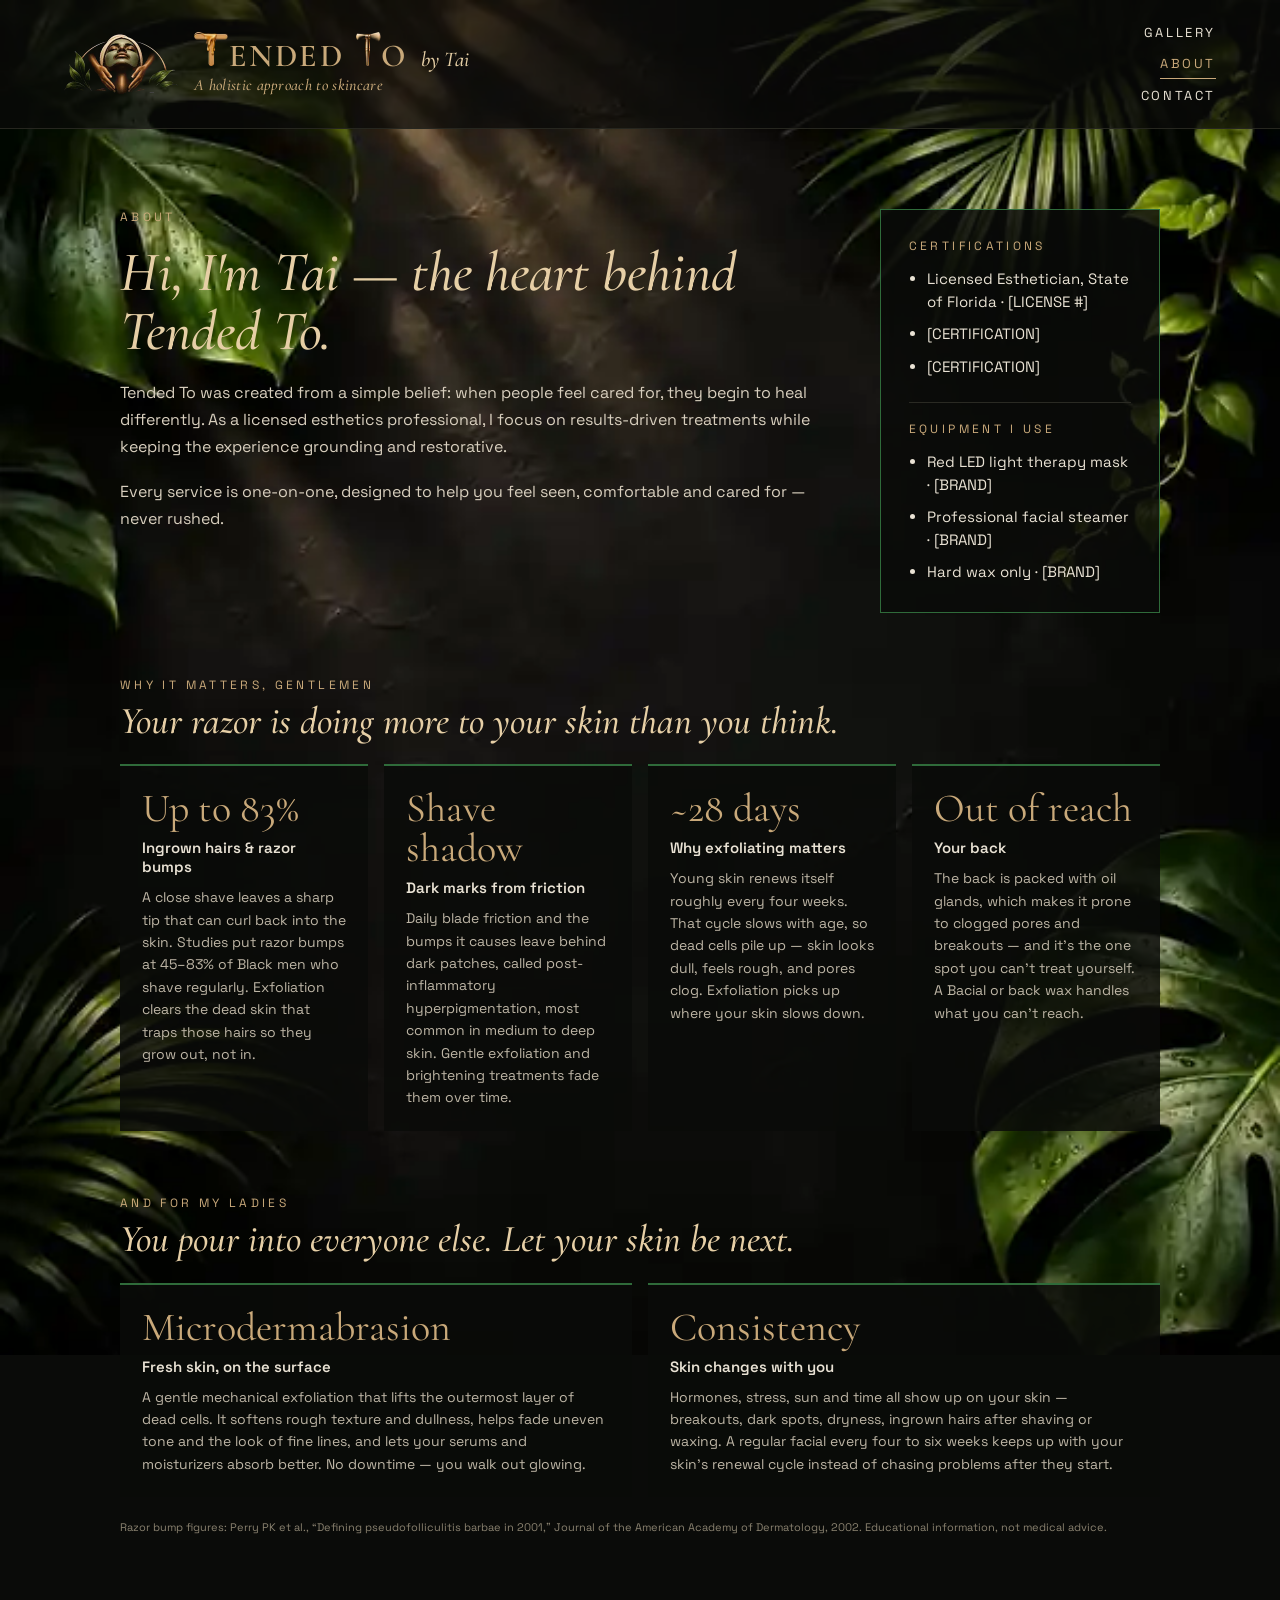
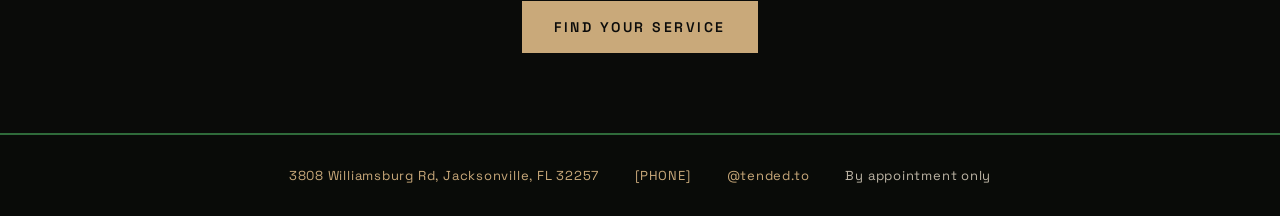
<file: about.html>
<!doctype html>
<html lang="en">
<head>
<meta charset="utf-8">
<meta name="viewport" content="width=device-width, initial-scale=1">
<title>About Tai | Tended To by Tai</title>
<meta name="description" content="Meet Tai, licensed esthetician behind Tended To. Why exfoliation, ingrown-hair care and regular facials matter for men and women.">
<link rel="icon" type="image/png" href="/favicon-32.png">
<link rel="apple-touch-icon" href="/icon.png">
<link rel="manifest" href="/manifest.webmanifest">
<meta name="theme-color" content="#0A0B09">
<meta name="apple-mobile-web-app-capable" content="yes">
<meta name="apple-mobile-web-app-status-bar-style" content="black-translucent">
<meta name="apple-mobile-web-app-title" content="Tended To">
<link rel="preconnect" href="https://fonts.googleapis.com">
<link rel="preconnect" href="https://fonts.gstatic.com" crossorigin>
<link rel="stylesheet" href="https://fonts.googleapis.com/css2?family=Cormorant+Garamond:ital,wght@0,400;0,500;0,600;1,300;1,500&family=Space+Grotesk:wght@400;500;600&display=swap">
<link rel="stylesheet" href="/styles.css">
</head>
<body>
<div class="page-bg">

<header class="site-header">
<a class="brand" href="/">
<img class="hdr-logo" src="/logo-face.webp" width="116" height="64" alt="">
<span class="brand-text">
<span class="wordmark" role="img" aria-label="Tended To">
<img class="wm-t wax" src="/t-wax.webp" alt=""><span aria-hidden="true">ENDED</span><span class="wm-gap" aria-hidden="true"></span><img class="wm-t" src="/t-brush.webp" alt=""><span aria-hidden="true">O</span>
</span>
<span class="by">by Tai</span>
<span class="brand-tag">A holistic approach to skincare</span>
</span>
</a>
<nav class="site-nav" aria-label="Main">
<a href="/gallery">GALLERY</a>
<a href="/about" aria-current="page">ABOUT</a>
<a href="/contact">CONTACT</a>
</nav>
</header>

<main style="padding:80px 5%">
<div class="container" style="display:flex;flex-direction:column;gap:64px">

<section style="display:flex;flex-wrap:wrap;gap:48px">
<div style="flex:999 1 420px;min-width:0;display:flex;flex-direction:column;gap:18px">
<span class="eyebrow">ABOUT</span>
<h1 class="display" style="font-size:clamp(40px,5vw,56px);line-height:1.05">Hi, I'm Tai — the heart behind Tended To.</h1>
<p style="margin:0;font-size:16px;line-height:1.7;color:#D8CFBE">Tended To was created from a simple belief: when people feel cared for, they begin to heal differently. As a licensed esthetics professional, I focus on results-driven treatments while keeping the experience grounding and restorative.</p>
<p style="margin:0;font-size:16px;line-height:1.7;color:#D8CFBE">Every service is one-on-one, designed to help you feel seen, comfortable and cared for — never rushed.</p>
</div>
<div style="flex:1 1 280px;background:rgba(10,11,9,.85);border:1px solid #2F6B3A;padding:28px;display:flex;flex-direction:column;gap:14px">
<span class="eyebrow">CERTIFICATIONS</span>
<ul style="margin:0;padding:0 0 0 18px;display:flex;flex-direction:column;gap:10px;font-size:15px;line-height:1.5">
<li>Licensed Esthetician, State of Florida · [LICENSE #]</li>
<li>[CERTIFICATION]</li>
<li>[CERTIFICATION]</li>
</ul>
<span class="eyebrow" style="margin-top:10px;padding-top:18px;border-top:1px solid #2A2A23">EQUIPMENT I USE</span>
<ul style="margin:0;padding:0 0 0 18px;display:flex;flex-direction:column;gap:10px;font-size:15px;line-height:1.5">
<li>Red LED light therapy mask · [BRAND]</li>
<li>Professional facial steamer · [BRAND]</li>
<li>Hard wax only · [BRAND]</li>
</ul>
</div>
</section>

<section style="display:flex;flex-direction:column;gap:22px">
<div style="display:flex;flex-direction:column;gap:8px">
<span class="eyebrow">WHY IT MATTERS, GENTLEMEN</span>
<h2 class="display" style="font-size:38px;line-height:1.1">Your razor is doing more to your skin than you think.</h2>
</div>
<div class="grid-auto">
<div class="panel"><span class="big">Up to 83%</span><span class="ttl">Ingrown hairs &amp; razor bumps</span><p>A close shave leaves a sharp tip that can curl back into the skin. Studies put razor bumps at 45–83% of Black men who shave regularly. Exfoliation clears the dead skin that traps those hairs so they grow out, not in.</p></div>
<div class="panel"><span class="big">Shave shadow</span><span class="ttl">Dark marks from friction</span><p>Daily blade friction and the bumps it causes leave behind dark patches, called post-inflammatory hyperpigmentation, most common in medium to deep skin. Gentle exfoliation and brightening treatments fade them over time.</p></div>
<div class="panel"><span class="big">~28 days</span><span class="ttl">Why exfoliating matters</span><p>Young skin renews itself roughly every four weeks. That cycle slows with age, so dead cells pile up — skin looks dull, feels rough, and pores clog. Exfoliation picks up where your skin slows down.</p></div>
<div class="panel"><span class="big">Out of reach</span><span class="ttl">Your back</span><p>The back is packed with oil glands, which makes it prone to clogged pores and breakouts — and it's the one spot you can't treat yourself. A Bacial or back wax handles what you can't reach.</p></div>
</div>
</section>

<section style="display:flex;flex-direction:column;gap:22px">
<div style="display:flex;flex-direction:column;gap:8px">
<span class="eyebrow">AND FOR MY LADIES</span>
<h2 class="display" style="font-size:38px;line-height:1.1">You pour into everyone else. Let your skin be next.</h2>
</div>
<div class="pick-grid" style="gap:16px">
<div class="panel"><span class="big">Microdermabrasion</span><span class="ttl">Fresh skin, on the surface</span><p>A gentle mechanical exfoliation that lifts the outermost layer of dead cells. It softens rough texture and dullness, helps fade uneven tone and the look of fine lines, and lets your serums and moisturizers absorb better. No downtime — you walk out glowing.</p></div>
<div class="panel"><span class="big">Consistency</span><span class="ttl">Skin changes with you</span><p>Hormones, stress, sun and time all show up on your skin — breakouts, dark spots, dryness, ingrown hairs after shaving or waxing. A regular facial every four to six weeks keeps up with your skin's renewal cycle instead of chasing problems after they start.</p></div>
</div>
<p style="margin:0;font-size:11px;line-height:1.6;color:#8A8270">Razor bump figures: Perry PK et al., “Defining pseudofolliculitis barbae in 2001,” Journal of the American Academy of Dermatology, 2002. Educational information, not medical advice.</p>
</section>

<a class="btn" href="/" style="align-self:center">FIND YOUR SERVICE</a>
</div>
</main>

<footer class="site-footer">
<a href="https://www.google.com/maps/search/?api=1&amp;query=3808+Williamsburg+Road+Jacksonville+FL+32257">3808 Williamsburg Rd, Jacksonville, FL 32257</a>
<a href="tel:">[PHONE]</a>
<a href="https://www.instagram.com/tended.to">@tended.to</a>
<span>By appointment only</span>
</footer>

</div>
</body>
</html>
</file>
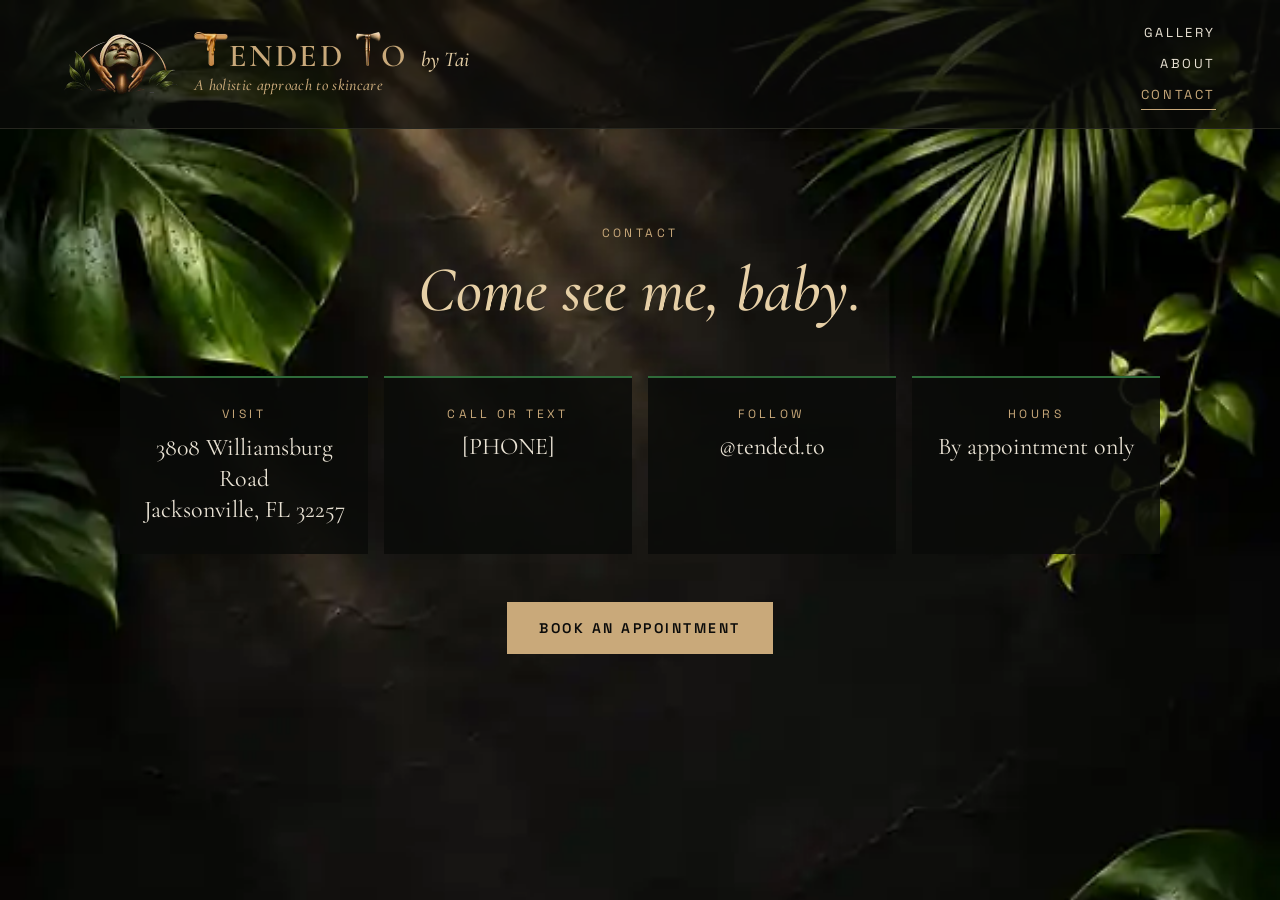
<file: contact.html>
<!doctype html>
<html lang="en">
<head>
<meta charset="utf-8">
<meta name="viewport" content="width=device-width, initial-scale=1">
<title>Contact | Tended To by Tai</title>
<meta name="description" content="Visit Tended To by Tai at 3808 Williamsburg Road, Jacksonville, FL 32257. By appointment only.">
<link rel="icon" type="image/png" href="/favicon-32.png">
<link rel="apple-touch-icon" href="/icon.png">
<link rel="manifest" href="/manifest.webmanifest">
<meta name="theme-color" content="#0A0B09">
<meta name="apple-mobile-web-app-capable" content="yes">
<meta name="apple-mobile-web-app-status-bar-style" content="black-translucent">
<meta name="apple-mobile-web-app-title" content="Tended To">
<link rel="preconnect" href="https://fonts.googleapis.com">
<link rel="preconnect" href="https://fonts.gstatic.com" crossorigin>
<link rel="stylesheet" href="https://fonts.googleapis.com/css2?family=Cormorant+Garamond:ital,wght@0,400;0,500;0,600;1,300;1,500&family=Space+Grotesk:wght@400;500;600&display=swap">
<link rel="stylesheet" href="/styles.css">
</head>
<body>
<div class="page-bg">

<header class="site-header">
<a class="brand" href="/">
<img class="hdr-logo" src="/logo-face.webp" width="116" height="64" alt="">
<span class="brand-text">
<span class="wordmark" role="img" aria-label="Tended To">
<img class="wm-t wax" src="/t-wax.webp" alt=""><span aria-hidden="true">ENDED</span><span class="wm-gap" aria-hidden="true"></span><img class="wm-t" src="/t-brush.webp" alt=""><span aria-hidden="true">O</span>
</span>
<span class="by">by Tai</span>
<span class="brand-tag">A holistic approach to skincare</span>
</span>
</a>
<nav class="site-nav" aria-label="Main">
<a href="/gallery">GALLERY</a>
<a href="/about">ABOUT</a>
<a href="/contact" aria-current="page">CONTACT</a>
</nav>
</header>

<main style="padding:96px 5%">
<div class="container" style="display:flex;flex-direction:column;align-items:center;gap:48px;text-align:center">
<div style="display:flex;flex-direction:column;align-items:center;gap:10px">
<span class="eyebrow">CONTACT</span>
<h1 class="display" style="font-size:clamp(44px,6vw,64px)">Come see me, baby.</h1>
</div>
<div class="grid-auto" style="width:100%">
<div class="panel" style="padding:28px 22px"><span class="eyebrow">VISIT</span><a class="serif" href="https://www.google.com/maps/search/?api=1&amp;query=3808+Williamsburg+Road+Jacksonville+FL+32257" style="font-size:24px;line-height:1.3;text-decoration:none;color:#E9E2D4">3808 Williamsburg Road<br>Jacksonville, FL 32257</a></div>
<div class="panel" style="padding:28px 22px"><span class="eyebrow">CALL OR TEXT</span><a class="serif" href="tel:" style="font-size:24px;text-decoration:none;color:#E9E2D4">[PHONE]</a></div>
<div class="panel" style="padding:28px 22px"><span class="eyebrow">FOLLOW</span><a class="serif" href="https://www.instagram.com/tended.to" style="font-size:24px;text-decoration:none;color:#E9E2D4">@tended.to</a></div>
<div class="panel" style="padding:28px 22px"><span class="eyebrow">HOURS</span><span class="serif" style="font-size:24px;color:#E9E2D4">By appointment only</span></div>
</div>
<a class="btn" href="https://tendedto.as.me/schedule/cf6c2302">BOOK AN APPOINTMENT</a>
</div>
</main>

</div>
</body>
</html>
</file>
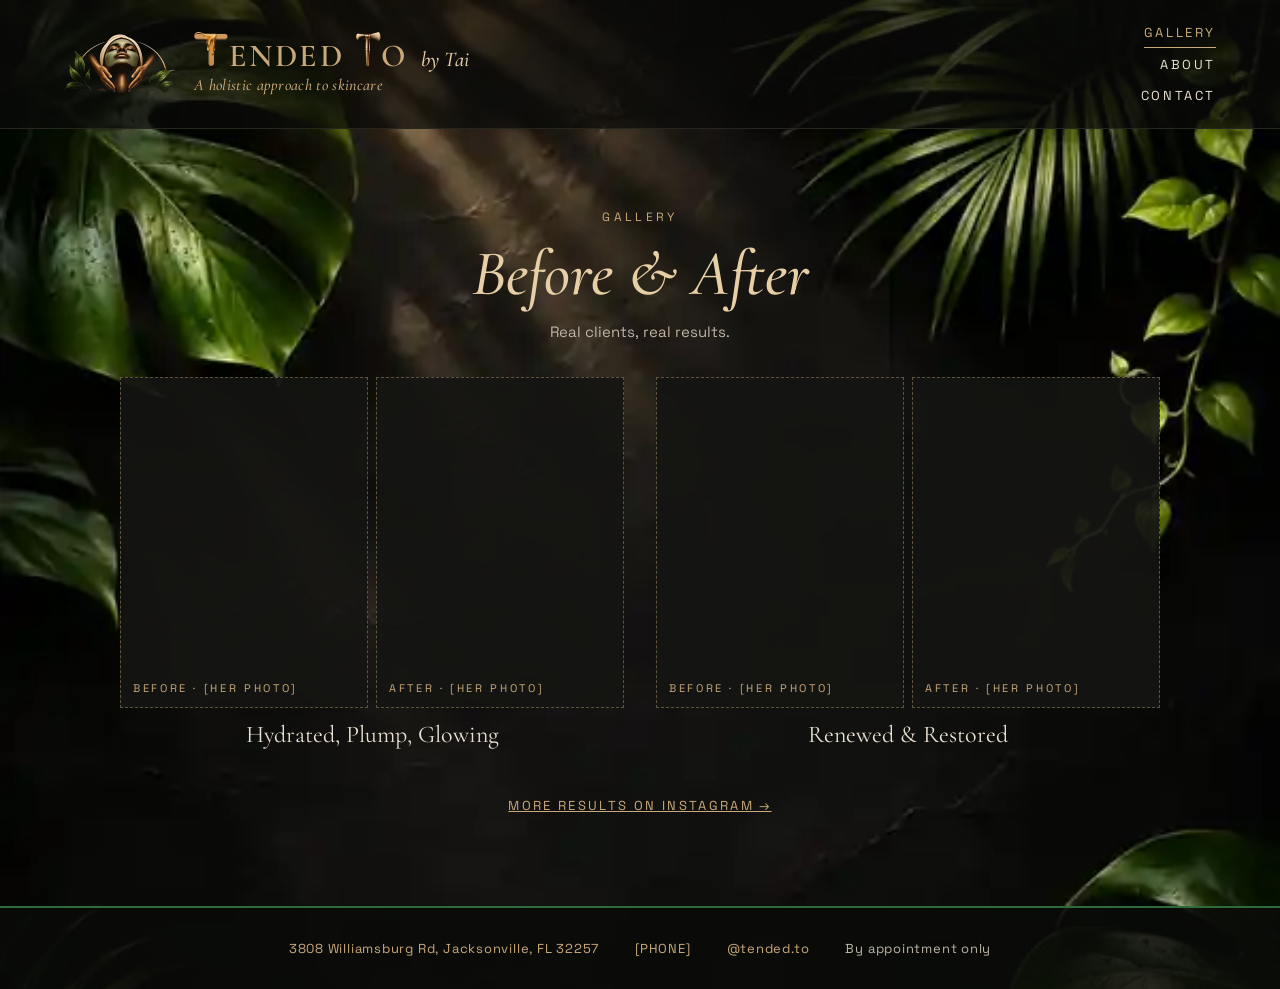
<file: gallery.html>
<!doctype html>
<html lang="en">
<head>
<meta charset="utf-8">
<meta name="viewport" content="width=device-width, initial-scale=1">
<title>Before &amp; After | Tended To by Tai</title>
<meta name="description" content="Real client results from Tended To by Tai, holistic skincare in Jacksonville, FL.">
<link rel="icon" type="image/png" href="/favicon-32.png">
<link rel="apple-touch-icon" href="/icon.png">
<link rel="manifest" href="/manifest.webmanifest">
<meta name="theme-color" content="#0A0B09">
<meta name="apple-mobile-web-app-capable" content="yes">
<meta name="apple-mobile-web-app-status-bar-style" content="black-translucent">
<meta name="apple-mobile-web-app-title" content="Tended To">
<link rel="preconnect" href="https://fonts.googleapis.com">
<link rel="preconnect" href="https://fonts.gstatic.com" crossorigin>
<link rel="stylesheet" href="https://fonts.googleapis.com/css2?family=Cormorant+Garamond:ital,wght@0,400;0,500;0,600;1,300;1,500&family=Space+Grotesk:wght@400;500;600&display=swap">
<link rel="stylesheet" href="/styles.css">
</head>
<body>
<div class="page-bg">

<header class="site-header">
<a class="brand" href="/">
<img class="hdr-logo" src="/logo-face.webp" width="116" height="64" alt="">
<span class="brand-text">
<span class="wordmark" role="img" aria-label="Tended To">
<img class="wm-t wax" src="/t-wax.webp" alt=""><span aria-hidden="true">ENDED</span><span class="wm-gap" aria-hidden="true"></span><img class="wm-t" src="/t-brush.webp" alt=""><span aria-hidden="true">O</span>
</span>
<span class="by">by Tai</span>
<span class="brand-tag">A holistic approach to skincare</span>
</span>
</a>
<nav class="site-nav" aria-label="Main">
<a href="/gallery" aria-current="page">GALLERY</a>
<a href="/about">ABOUT</a>
<a href="/contact">CONTACT</a>
</nav>
</header>

<main style="padding:80px 5%">
<div class="container" style="display:flex;flex-direction:column;gap:36px">
<div style="display:flex;flex-direction:column;align-items:center;gap:10px;text-align:center">
<span class="eyebrow">GALLERY</span>
<h1 class="display" style="font-size:clamp(44px,6vw,64px)">Before &amp; After</h1>
<p style="margin:0;font-size:15px;color:#BDB5A5">Real clients, real results.</p>
</div>
<div class="pick-grid" style="gap:32px">
<figure class="ba">
<div class="ba-pair">
<!-- Replace each placeholder with: <img src="/before-1.jpg" alt="Before treatment"> -->
<div class="ph">BEFORE · [HER PHOTO]</div>
<div class="ph">AFTER · [HER PHOTO]</div>
</div>
<figcaption>Hydrated, Plump, Glowing</figcaption>
</figure>
<figure class="ba">
<div class="ba-pair">
<div class="ph">BEFORE · [HER PHOTO]</div>
<div class="ph">AFTER · [HER PHOTO]</div>
</div>
<figcaption>Renewed &amp; Restored</figcaption>
</figure>
</div>
<a href="https://www.instagram.com/tended.to" style="align-self:center;font-size:13px;letter-spacing:.18em;padding:12px 0">MORE RESULTS ON INSTAGRAM →</a>
</div>
</main>

<footer class="site-footer">
<a href="https://www.google.com/maps/search/?api=1&amp;query=3808+Williamsburg+Road+Jacksonville+FL+32257">3808 Williamsburg Rd, Jacksonville, FL 32257</a>
<a href="tel:">[PHONE]</a>
<a href="https://www.instagram.com/tended.to">@tended.to</a>
<span>By appointment only</span>
</footer>

</div>
</body>
</html>
</file>
<file: styles.css>
/* Tended To by Tai — site styles */
*{box-sizing:border-box}
html{-webkit-text-size-adjust:100%}
body{margin:0;background:#0A0B09;color:#E9E2D4;font-family:'Space Grotesk',system-ui,sans-serif}
a{color:#C9A97A}a:hover{color:#E6CFA6}
img{max-width:100%}

.page-bg{min-height:100vh;display:flex;flex-direction:column;background:#0A0B09 url(/bg.webp) center top/cover no-repeat fixed}
@media (max-width:760px){.page-bg{background-attachment:scroll;background-size:auto 100vh;background-repeat:repeat-y}}
main{flex:1 0 auto}

/* Header */
.site-header{display:flex;flex-wrap:wrap;align-items:center;justify-content:space-between;gap:16px;padding:18px 5%;border-bottom:1px solid #26261F;background:rgba(10,11,9,.72)}
.brand{display:flex;align-items:center;gap:14px;text-decoration:none}
.hdr-logo{display:block;width:116px;height:64px;mix-blend-mode:lighten}
.brand-text{display:flex;flex-wrap:wrap;align-items:baseline;gap:4px 12px}
.wordmark{display:flex;align-items:baseline;font-family:'Cormorant Garamond',serif;font-weight:600;font-size:32px;letter-spacing:.08em;line-height:1;color:#C9A97A}
.wm-t{display:block;height:34px;width:auto}
.wm-t.wax{margin-right:1px}
.wm-gap{width:12px}
.by{font-family:'Cormorant Garamond',serif;font-style:italic;font-weight:500;font-size:21px;color:#E6CFA6}
.site-nav{display:flex;flex-direction:column;align-items:flex-end;gap:2px;font-size:13px;letter-spacing:.2em}
.site-nav a{text-decoration:none;color:#E9E2D4;padding:6px 0}
.site-nav a[aria-current="page"]{color:#C9A97A;border-bottom:1px solid #C9A97A}
@media (max-width:600px){
  .site-header{justify-content:center;padding:12px 16px}
  .hdr-logo{width:80px;height:auto}
  .wordmark{font-size:23px}
  .wm-t{height:25px}
  .site-nav{flex-direction:row;align-items:center;justify-content:center;width:100%;gap:24px}
}

/* Footer */
.site-footer{background:rgba(10,11,9,.85);border-top:2px solid #2F6B3A;padding:24px 5%;display:flex;flex-wrap:wrap;justify-content:center;gap:12px 36px;font-size:13px;letter-spacing:.06em;color:#BDB5A5}
.site-footer a{text-decoration:none;padding:8px 0}
.site-footer span{padding:8px 0}

/* Shared type */
.eyebrow{font-size:12px;letter-spacing:.28em;color:#C9A97A}
.serif{font-family:'Cormorant Garamond',serif}
.display{margin:0;font-family:'Cormorant Garamond',serif;font-style:italic;font-weight:500;color:#E6CFA6}
.container{max-width:1040px;margin:0 auto}
.panel{background:rgba(10,11,9,.85);border-top:2px solid #2F6B3A;padding:22px;display:flex;flex-direction:column;gap:10px}
.panel .big{font-family:'Cormorant Garamond',serif;font-size:40px;line-height:1;color:#C9A97A}
.panel .ttl{font-size:15px;font-weight:600;color:#E9E2D4}
.panel p{margin:0;font-size:14px;line-height:1.6;color:#BDB5A5}
.btn{display:inline-flex;align-items:center;justify-content:center;min-height:52px;padding:0 32px;background:#C9A97A;color:#0C0C0B;text-decoration:none;font-size:14px;font-weight:600;letter-spacing:.18em}
.btn:hover{color:#0C0C0B;background:#E6CFA6}
.grid-auto{display:grid;gap:16px;grid-template-columns:repeat(auto-fit,minmax(min(240px,100%),1fr))}

/* Home hero */
.hero{padding:48px 5% 32px;display:flex;flex-direction:column;align-items:center;text-align:center;gap:20px}
.tagline{margin:0 0 12px;max-width:620px;font-family:'Cormorant Garamond',serif;font-style:italic;font-weight:500;font-size:clamp(18px,2vw,22px);line-height:1.5;color:#C9A97A}
.hero h1{font-size:clamp(48px,7vw,92px);line-height:1.02}
.ask{margin:0;font-family:'Cormorant Garamond',serif;font-weight:500;font-size:clamp(20px,2.4vw,28px);letter-spacing:.06em;color:#C9A97A}

/* Categories */
.services{padding:16px 5% 64px}
@keyframes slideUp{from{opacity:0;transform:translateY(40px)}to{opacity:1;transform:none}}
.slide-up{animation:slideUp .55s cubic-bezier(.2,.7,.2,1) both}
.cat-grid{padding:12px 0;display:grid;gap:14px;grid-template-columns:repeat(auto-fit,minmax(min(200px,100%),1fr))}
.cat-tile{all:unset;box-sizing:border-box;cursor:pointer;display:flex;flex-direction:column;gap:8px;min-height:104px;padding:22px;text-align:left;background:rgba(10,11,9,.78);border:1px solid #3A3A30;position:relative;transform:scale(1);transform-origin:center;transition:transform .45s cubic-bezier(.34,1.56,.64,1),box-shadow .35s ease,border-color .35s ease,background-color .35s ease,opacity .35s ease;will-change:transform}
.cat-tile[aria-pressed="true"]{background:rgba(31,77,46,.85);border-color:#C9A97A}
.cat-tile .name{font-family:'Cormorant Garamond',serif;font-weight:500;font-size:28px;line-height:1.1;color:#E9E2D4}
.cat-tile .count{font-size:12px;letter-spacing:.16em;color:#A9A090}
@media (hover:hover) and (pointer:fine){
  .cat-grid:hover .cat-tile{transform:scale(.96);opacity:.8}
  .cat-grid .cat-tile:hover{transform:scale(1.125) translateY(-4px);opacity:1;z-index:2;box-shadow:0 22px 48px rgba(0,0,0,.65),0 0 24px rgba(201,169,122,.25);border-color:#C9A97A;background-color:rgba(31,77,46,.7)}
}
.cat-tile:focus-visible{outline:2px solid #C9A97A;outline-offset:3px;z-index:2}
@media (prefers-reduced-motion:reduce){.slide-up{animation:none}.cat-tile{transition:none}.cat-grid:hover .cat-tile,.cat-grid .cat-tile:hover{transform:none;opacity:1}}

.svc-list{margin-top:28px;background:rgba(10,11,9,.82);border:1px solid #2A2A23;padding:8px 28px 16px}
.svc-list[hidden]{display:none}
.svc{padding:16px 0;border-bottom:1px solid #2A2A23;display:flex;flex-direction:column;gap:4px}
.svc-btn{all:unset;cursor:pointer;display:flex;flex-wrap:wrap;align-items:baseline;gap:10px;min-height:44px;font-family:'Cormorant Garamond',serif;font-weight:500;font-size:26px;color:#E6CFA6;text-decoration:underline;text-decoration-color:#5E5440;text-underline-offset:6px}
.svc-btn:focus-visible{outline:2px solid #C9A97A;outline-offset:3px}
.svc-btn .time{font-family:'Space Grotesk',sans-serif;font-size:14px;color:#A9A090;text-decoration:none}
.svc-btn .price{font-size:20px;color:#C9A97A}
.svc p{margin:0;font-size:14px;line-height:1.5;color:#BDB5A5}

/* Top performers */
.picks{padding:8px 5% 48px}
.picks h2{text-align:center;font-size:40px;margin-bottom:24px}
.pick-grid{display:grid;gap:20px;grid-template-columns:repeat(auto-fit,minmax(min(300px,100%),1fr))}
.pick{background:rgba(10,11,9,.82);border:1px solid #3A3A30;border-top:2px solid #2F6B3A;padding:28px;display:flex;flex-direction:column;gap:14px}
.pick .line{font-family:'Cormorant Garamond',serif;font-style:italic;font-weight:500;font-size:30px;line-height:1.15;color:#E6CFA6}
.pick-btn{all:unset;cursor:pointer;display:flex;justify-content:space-between;align-items:baseline;gap:12px;min-height:44px;padding:8px 0;border-bottom:1px solid #2A2A23}
.pick-btn:focus-visible{outline:2px solid #C9A97A;outline-offset:3px}
.pick-btn .n{font-family:'Cormorant Garamond',serif;font-size:22px;color:#E9E2D4;text-decoration:underline;text-decoration-color:#5E5440;text-underline-offset:5px}
.pick-btn .p{font-size:14px;color:#C9A97A;white-space:nowrap}
.consult{margin:48px 0 0;text-align:center;font-size:15px;color:#BDB5A5}

/* Add-on dialog */
.modal{position:fixed;inset:0;background:rgba(0,0,0,.72);display:flex;align-items:center;justify-content:center;padding:16px;z-index:10}
.modal[hidden]{display:none}
.dialog{width:100%;max-width:520px;max-height:90vh;overflow-y:auto;background:#141412;border:1px solid #C9A97A;padding:28px;display:flex;flex-direction:column;gap:18px}
.dialog-head{display:flex;justify-content:space-between;align-items:flex-start;gap:12px}
.dialog .sel-name{font-family:'Cormorant Garamond',serif;font-size:30px;color:#E9E2D4}
.dialog .sel-meta{font-size:14px;color:#A9A090}
.icon-btn{all:unset;cursor:pointer;width:44px;height:44px;display:flex;align-items:center;justify-content:center}
.pitch{border-top:1px solid #2A2A23;padding-top:18px;display:flex;flex-direction:column;gap:4px}
.pitch .h{font-family:'Cormorant Garamond',serif;font-size:22px;color:#C9A97A}
.pitch .s{font-size:14px;color:#BDB5A5}
.addons{display:flex;flex-direction:column;gap:10px}
.addon{all:unset;cursor:pointer;display:flex;align-items:center;gap:14px;min-height:44px;padding:12px 14px;border:1px solid #2A2A23}
.addon[aria-pressed="true"]{border-color:#C9A97A;background:#1F4D2E}
.addon:focus-visible{outline:2px solid #C9A97A;outline-offset:2px}
.addon .box{width:22px;height:22px;flex:none;border:1px solid #C9A97A;display:flex;align-items:center;justify-content:center;font-size:14px;color:#0C0C0B}
.addon[aria-pressed="true"] .box{background:#C9A97A}
.addon .txt{flex:1;display:flex;flex-direction:column;gap:2px;text-align:left}
.addon .an{font-size:15px;font-weight:600;color:#E9E2D4}
.addon .ad{font-size:13px;color:#A9A090}
.addon .ap{font-size:15px;color:#C9A97A}
.no-thanks{all:unset;cursor:pointer;text-align:center;min-height:44px;font-size:13px;color:#A9A090;text-decoration:underline}

/* Gallery */
.ba{margin:0;display:flex;flex-direction:column;gap:12px}
.ba-pair{display:grid;grid-template-columns:repeat(2,minmax(0,1fr));gap:8px}
.ba-pair .ph{aspect-ratio:3/4;border:1px dashed #5E5440;background:rgba(20,20,18,.9);display:flex;align-items:flex-end;padding:12px;font-size:11px;letter-spacing:.24em;color:#C9A97A}
.ba-pair img{width:100%;aspect-ratio:3/4;object-fit:cover;display:block}
.ba figcaption{font-family:'Cormorant Garamond',serif;font-size:24px;color:#E9E2D4;text-align:center}

/* Hero slideshow */
.hero-split{max-width:1100px;margin:0 auto;display:grid;grid-template-columns:1fr;gap:28px;align-items:center}
.hero-text{display:flex;flex-direction:column;align-items:center;gap:20px}
.hero-show{position:relative;width:min(270px,70%);aspect-ratio:4/5;justify-self:center;overflow:hidden;border:1px solid #3A3A30;background:#141412;box-shadow:0 20px 50px rgba(0,0,0,.55)}
.hero-show[hidden]{display:none}
.hero-show img{position:absolute;inset:0;width:100%;height:100%;object-fit:cover;opacity:0;transition:opacity .9s ease-in-out}
.hero-show img.on{opacity:1}
@media (min-width:900px){.hero-split:has(.hero-show:not([hidden])){grid-template-columns:1.25fr 1fr;text-align:left}.hero-split:has(.hero-show:not([hidden])) .hero-text{align-items:flex-start}}
@media (prefers-reduced-motion:reduce){.hero-show img{transition:none}}

/* Brand tagline and slideshow caption */
.brand-tag{flex-basis:100%;font-family:'Cormorant Garamond',serif;font-style:italic;font-weight:500;font-size:16px;letter-spacing:.02em;color:#C9A97A;line-height:1.2}
.hero-media{display:flex;flex-direction:column;align-items:center;gap:12px}
.hero-media .hero-show{justify-self:auto}
.media-caption{margin:0;max-width:300px;text-align:center;font-family:'Cormorant Garamond',serif;font-style:italic;font-weight:500;font-size:18px;line-height:1.4;color:#C9A97A}
.hero-show[hidden]+.media-caption{display:none}
.hero-split:has(.hero-show[hidden]){grid-template-columns:1fr}
@media (max-width:600px){.brand-tag{font-size:14px;text-align:center}}

/* Streamlined category tiles */
.cat-tile{min-height:0;padding:16px 20px;align-items:center;justify-content:center;text-align:center;gap:0}
.cat-tile .name{font-size:24px;line-height:1.15}
.cat-tile .count{display:none}

/* Compact tiles sized to their words, centered row */
.cat-grid{display:flex;flex-wrap:wrap;justify-content:center;gap:14px}
.cat-tile{flex:0 0 auto;min-width:150px;padding:14px 26px}
.cat-tile:active{transform:scale(1.125) translateY(-4px);z-index:2;border-color:#C9A97A;background-color:rgba(31,77,46,.7);box-shadow:0 22px 48px rgba(0,0,0,.65),0 0 24px rgba(201,169,122,.25)}
@media (max-width:600px){.cat-tile{min-width:calc(50% - 7px);padding:14px 12px}.cat-tile .name{font-size:22px}}

/* Top performers: description on tap */
.pick-info{padding:10px 0 14px;border-bottom:1px solid #2A2A23;display:flex;flex-direction:column;gap:10px}
.pick-info[hidden]{display:none}
.pick-info p{margin:0;font-size:14px;line-height:1.55;color:#BDB5A5}
.pick-book{all:unset;cursor:pointer;align-self:flex-start;min-height:40px;display:inline-flex;align-items:center;padding:0 18px;background:#C9A97A;color:#0C0C0B;font-size:12px;font-weight:600;letter-spacing:.16em}
.pick-book:hover{background:#E6CFA6}
.pick-book:focus-visible{outline:2px solid #E6CFA6;outline-offset:2px}
.pick-btn[aria-expanded="true"]{border-bottom-color:transparent}
</file>
